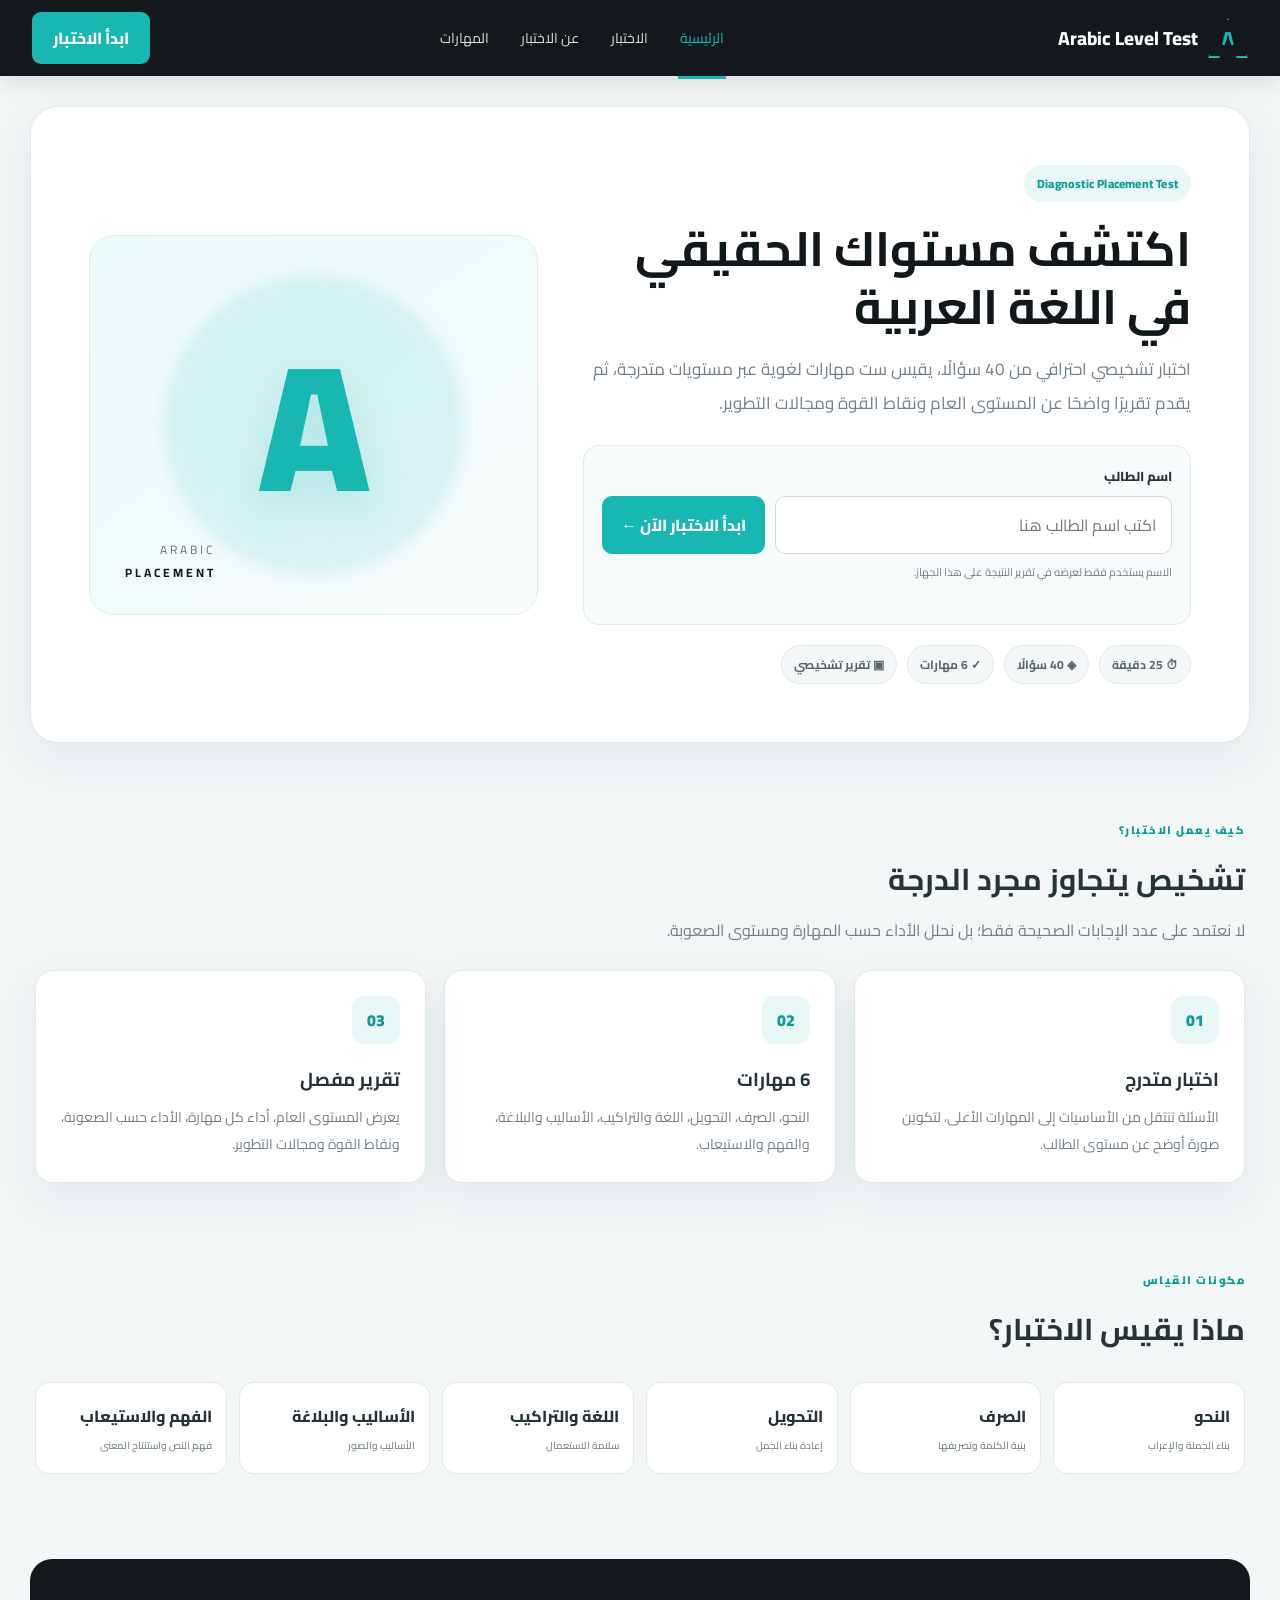
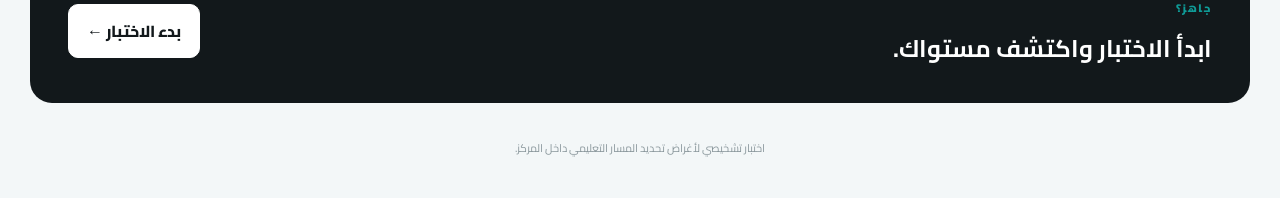
<file: index.html>
<!doctype html>
<html lang="ar" dir="rtl">
<head>
<meta charset="utf-8">
<meta name="viewport" content="width=device-width,initial-scale=1">
<title>اختبار تحديد المستوى | اللغة العربية</title>
<link rel="stylesheet" href="style.css">
</head>
<body>
<header class="topbar">
  <div class="brand"><span class="logo">A</span><span>Arabic Level Test</span></div>
  <nav class="nav">
    <a class="active" href="index.html">الرئيسية</a>
    <a href="test.html">الاختبار</a>
    <a href="#about">عن الاختبار</a>
    <a href="#skills">المهارات</a>
  </nav>
  <button class="top-btn" onclick="startTest()">ابدأ الاختبار</button>
</header>

<main class="page">
<section class="hero">
  <div class="hero-copy">
    <span class="level-chip">Diagnostic Placement Test</span>
    <h1>اكتشف مستواك الحقيقي في اللغة العربية</h1>
    <p>اختبار تشخيصي احترافي من 40 سؤالًا، يقيس ست مهارات لغوية عبر مستويات متدرجة، ثم يقدم تقريرًا واضحًا عن المستوى العام ونقاط القوة ومجالات التطوير.</p>

    <div class="start-card">
      <label for="studentName">اسم الطالب</label>
      <div class="start-row">
        <input id="studentName" type="text" maxlength="80" placeholder="اكتب اسم الطالب هنا" autocomplete="name">
        <button class="btn primary" onclick="startTest()">ابدأ الاختبار الآن ←</button>
      </div>
      <small>الاسم يستخدم فقط لعرضه في تقرير النتيجة على هذا الجهاز.</small>
      <div id="nameError" class="form-error"></div>
    </div>

    <div class="hero-meta">
      <span>⏱ 25 دقيقة</span><span>◈ 40 سؤالًا</span><span>✓ 6 مهارات</span><span>▣ تقرير تشخيصي</span>
    </div>
  </div>
  <div class="hero-art" aria-hidden="true">
    <div class="art-glow"></div>
    <div class="a-mark">A</div>
    <div class="art-label">ARABIC<br><b>PLACEMENT</b></div>
  </div>
</section>

<section class="section" id="about">
  <div class="section-heading"><span class="eyebrow">كيف يعمل الاختبار؟</span><h2>تشخيص يتجاوز مجرد الدرجة</h2><p>لا نعتمد على عدد الإجابات الصحيحة فقط؛ بل نحلل الأداء حسب المهارة ومستوى الصعوبة.</p></div>
  <div class="feature-grid">
    <article class="feature"><div class="icon-box">01</div><h3>اختبار متدرج</h3><p>الأسئلة تنتقل من الأساسيات إلى المهارات الأعلى، لتكوين صورة أوضح عن مستوى الطالب.</p></article>
    <article class="feature"><div class="icon-box">02</div><h3>6 مهارات</h3><p>النحو، الصرف، التحويل، اللغة والتراكيب، الأساليب والبلاغة، والفهم والاستيعاب.</p></article>
    <article class="feature"><div class="icon-box">03</div><h3>تقرير مفصل</h3><p>يعرض المستوى العام، أداء كل مهارة، الأداء حسب الصعوبة، ونقاط القوة ومجالات التطوير.</p></article>
  </div>
</section>

<section class="section" id="skills">
  <div class="section-heading"><span class="eyebrow">مكونات القياس</span><h2>ماذا يقيس الاختبار؟</h2></div>
  <div class="skill-cards">
    <div>النحو <small>بناء الجملة والإعراب</small></div>
    <div>الصرف <small>بنية الكلمة وتصريفها</small></div>
    <div>التحويل <small>إعادة بناء الجمل</small></div>
    <div>اللغة والتراكيب <small>سلامة الاستعمال</small></div>
    <div>الأساليب والبلاغة <small>الأساليب والصور</small></div>
    <div>الفهم والاستيعاب <small>فهم النص واستنتاج المعنى</small></div>
  </div>
</section>

<section class="cta-band">
  <div><span class="eyebrow">جاهز؟</span><h2>ابدأ الاختبار واكتشف مستواك.</h2></div>
  <button class="btn light" onclick="startTest()">بدء الاختبار ←</button>
</section>

<footer class="footer">اختبار تشخيصي لأغراض تحديد المسار التعليمي داخل المركز.</footer>
</main>
<script>
function startTest(){
  const input=document.getElementById('studentName');
  const error=document.getElementById('nameError');
  const name=(input?.value || '').trim();
  if(!name){ error.textContent='يرجى إدخال اسم الطالب قبل بدء الاختبار.'; input?.focus(); return; }
  localStorage.setItem('arabicTestStudent', name);
  localStorage.removeItem('arabicTestAnswers');
  localStorage.removeItem('arabicTestStartedAt');
  location.href='test.html';
}
const saved=localStorage.getItem('arabicTestStudent');
if(saved) document.addEventListener('DOMContentLoaded',()=>{document.getElementById('studentName').value=saved;});
</script>
</body>
</html>
</file>
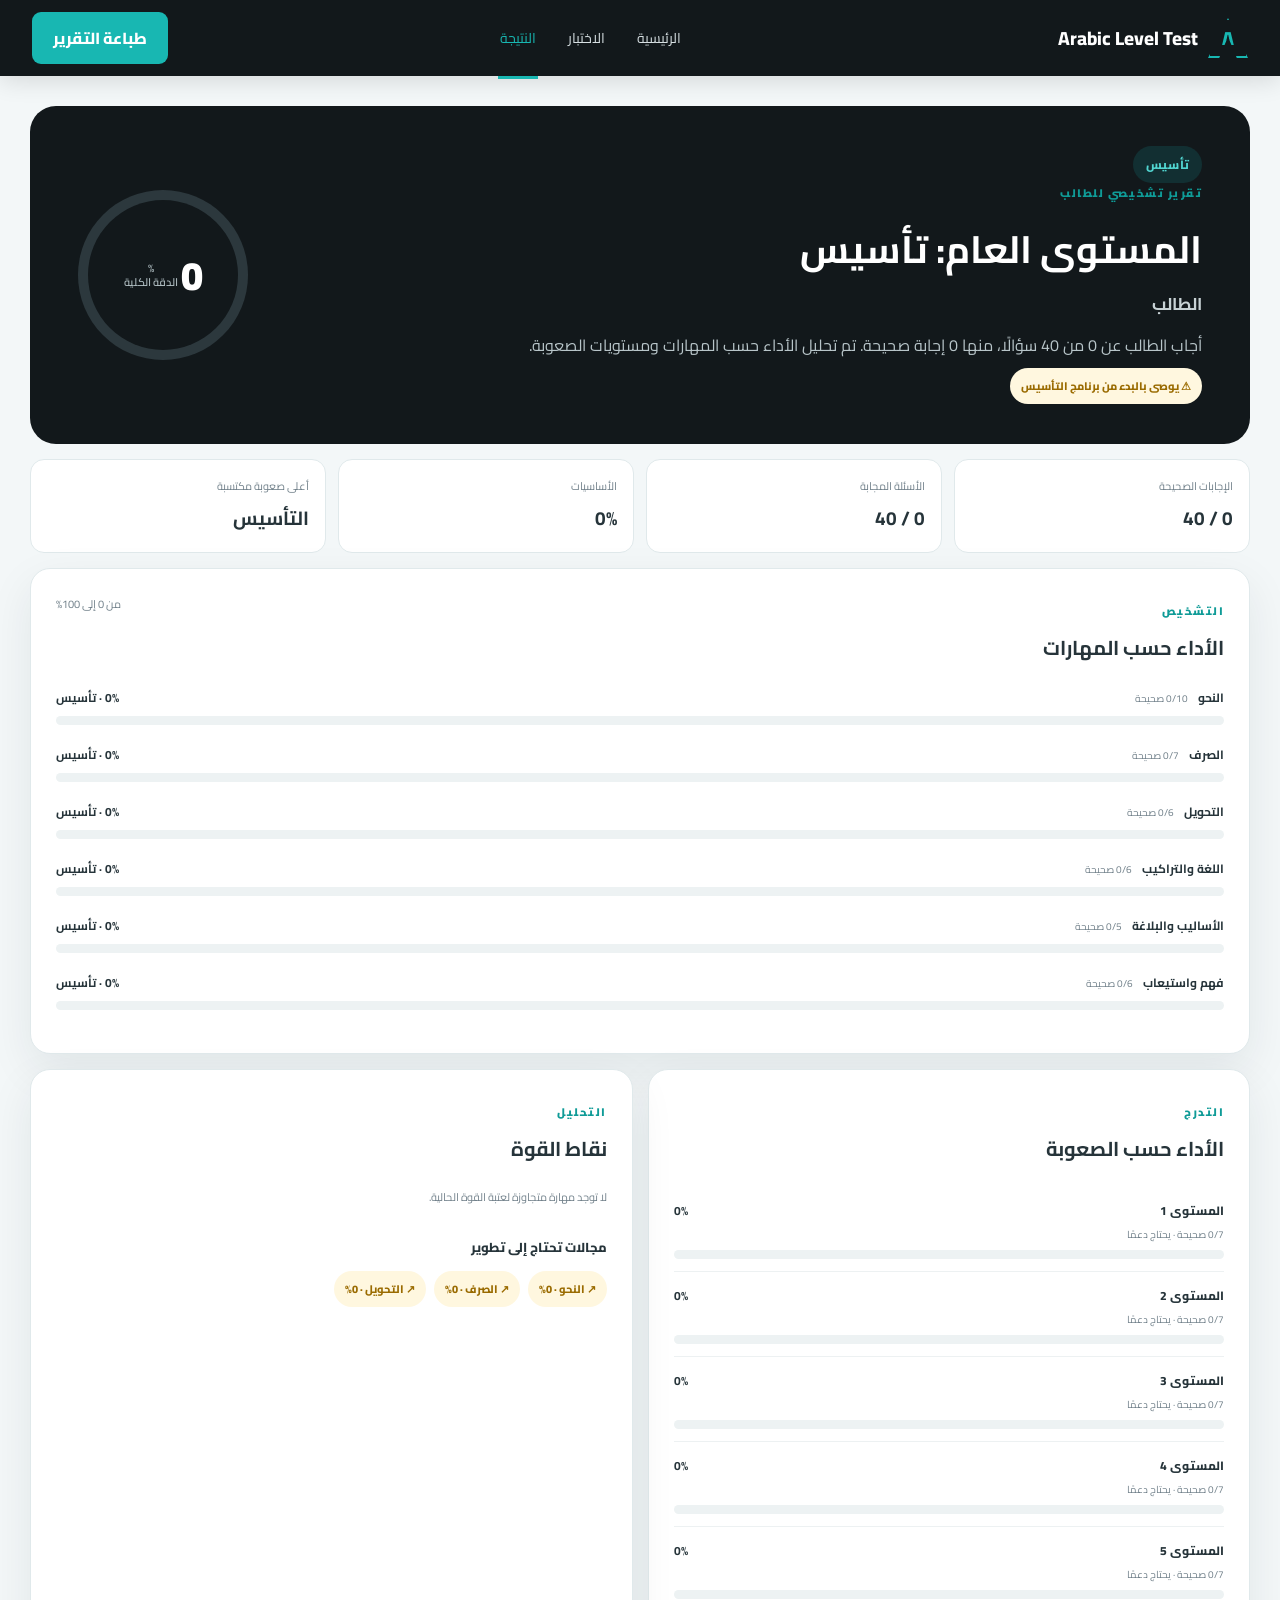
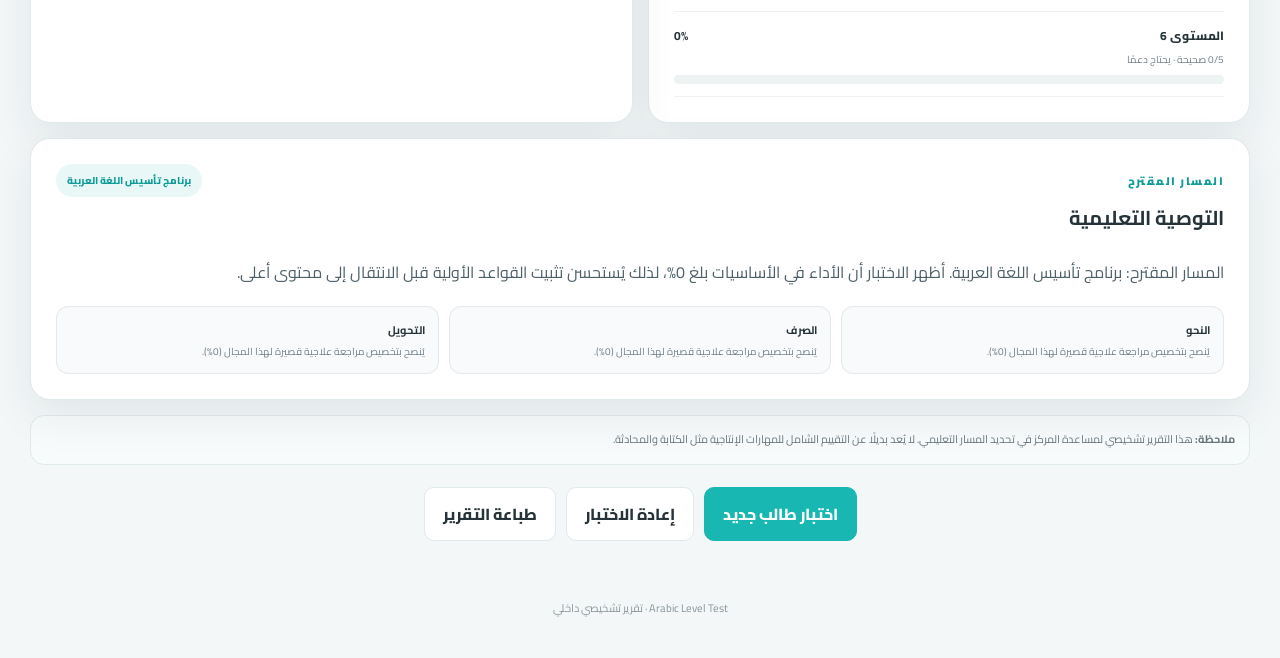
<file: result.html>
<!doctype html>
<html lang="ar" dir="rtl">
<head>
<meta charset="utf-8">
<meta name="viewport" content="width=device-width,initial-scale=1">
<title>تقرير النتيجة | اختبار العربية</title>
<link rel="stylesheet" href="style.css">
</head>
<body>
<header class="topbar no-print">
  <div class="brand"><span class="logo">A</span><span>Arabic Level Test</span></div>
  <nav class="nav"><a href="index.html">الرئيسية</a><a href="test.html">الاختبار</a><a class="active" href="result.html">النتيجة</a></nav>
  <button class="top-btn" onclick="window.print()">طباعة التقرير</button>
</header>

<main class="page result-page">
<section class="result-hero">
  <div>
    <span class="level-chip" id="levelChip">تحليل النتيجة</span>
    <div class="report-kicker">تقرير تشخيصي للطالب</div>
    <h1 id="resultTitle">المستوى العام</h1>
    <h2 id="studentNameResult">—</h2>
    <p id="resultSummary"></p>
    <div id="foundation"></div>
  </div>
  <div class="score-circle" id="scoreCircle"><div class="score-number"><span id="score">0</span><small>%<br>الدقة الكلية</small></div></div>
</section>

<section class="summary-strip">
  <div><small>الإجابات الصحيحة</small><strong id="correctStat">0 / 40</strong></div>
  <div><small>الأسئلة المجابة</small><strong id="answeredStat">0 / 40</strong></div>
  <div><small>الأساسيات</small><strong id="basicStat">0%</strong></div>
  <div><small>أعلى صعوبة مكتسبة</small><strong id="demonstratedStat">—</strong></div>
</section>

<div class="dashboard-grid">
  <section class="result-card wide"><div class="card-heading"><div><span class="eyebrow">التشخيص</span><h2>الأداء حسب المهارات</h2></div><span class="muted">من 0 إلى 100%</span></div><div id="skills"></div></section>

  <section class="result-card"><div class="card-heading"><div><span class="eyebrow">التدرج</span><h2>الأداء حسب الصعوبة</h2></div></div><div id="levels"></div></section>

  <section class="result-card"><div class="card-heading"><div><span class="eyebrow">التحليل</span><h2>نقاط القوة</h2></div></div><div id="strengths" class="pill-list"></div><div class="subheading">مجالات تحتاج إلى تطوير</div><div id="weaknesses" class="pill-list"></div></section>

  <section class="result-card wide recommend">
    <div class="card-heading"><div><span class="eyebrow">المسار المقترح</span><h2>التوصية التعليمية</h2></div><span id="courseBadge" class="course-badge">—</span></div>
    <p id="recommendation"></p>
    <div id="recommendationList" class="recommendation-list"></div>
  </section>
</div>

<section class="report-note"><strong>ملاحظة:</strong> هذا التقرير تشخيصي لمساعدة المركز في تحديد المسار التعليمي. لا يُعد بديلًا عن التقييم الشامل للمهارات الإنتاجية مثل الكتابة والمحادثة.</section>

<div class="print-actions no-print">
  <button class="btn primary" onclick="location.href='index.html'">اختبار طالب جديد</button>
  <button class="btn" onclick="location.href='test.html'">إعادة الاختبار</button>
  <button class="btn" onclick="window.print()">طباعة التقرير</button>
</div>
<footer class="footer">Arabic Level Test · تقرير تشخيصي داخلي</footer>
</main>
<script src="questions.js"></script>
<script src="scoring.js"></script>
<script src="result.js"></script>
</body>
</html>
</file>
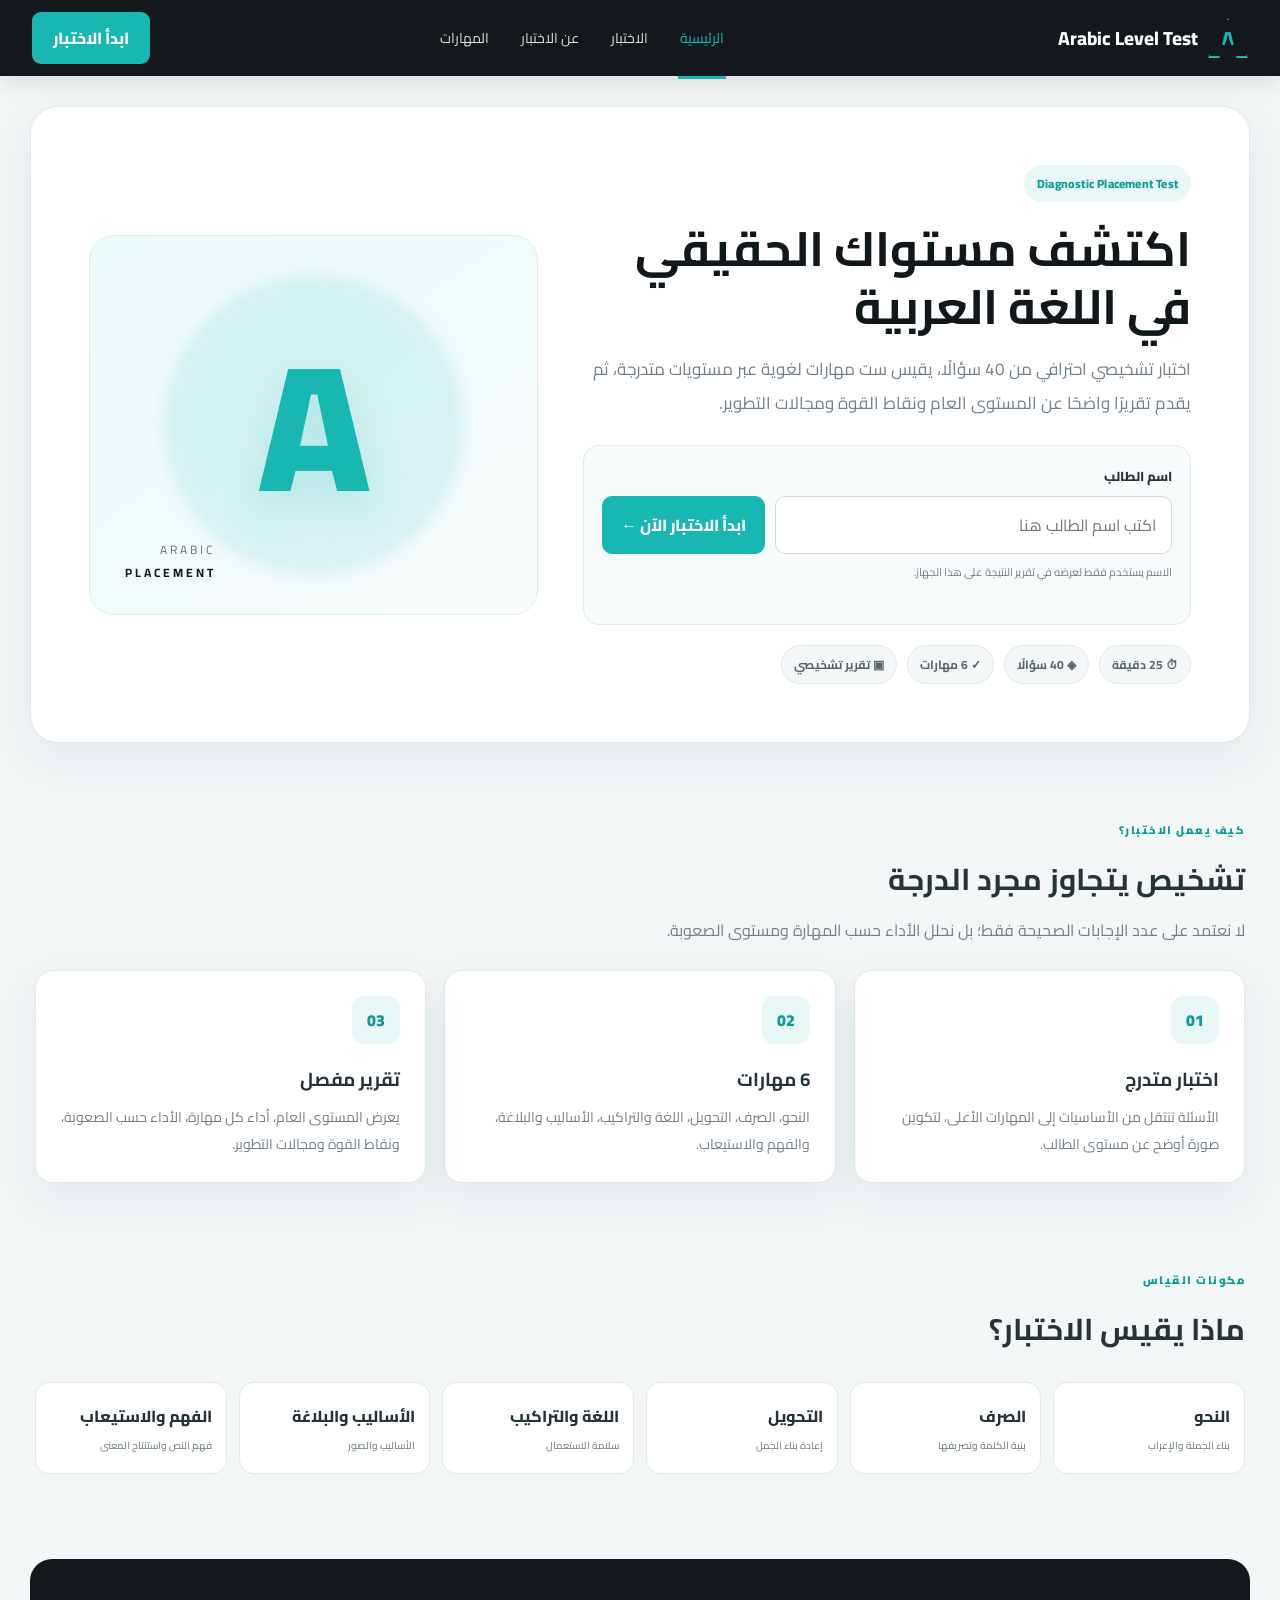
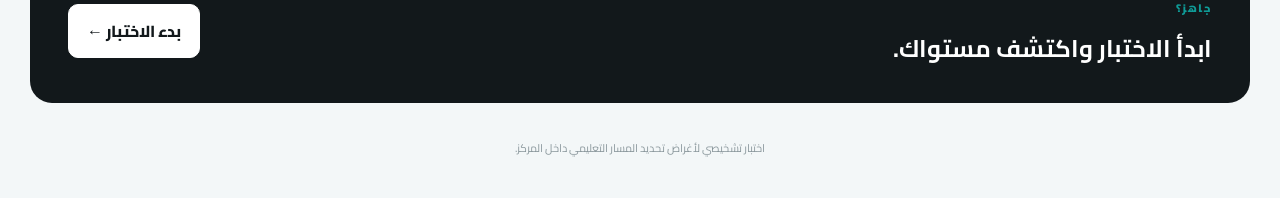
<file: test.html>
<!doctype html>
<html lang="ar" dir="rtl">
<head>
<meta charset="utf-8">
<meta name="viewport" content="width=device-width,initial-scale=1">
<title>الاختبار | تحديد مستوى العربية</title>
<link rel="stylesheet" href="style.css">
</head>
<body class="quiz-page">
<header class="topbar">
  <div class="brand"><span class="logo">A</span><span>Arabic Level Test</span></div>
  <div class="top-student"><span>الطالب</span><strong id="studentNameTop">—</strong></div>
  <button class="top-btn danger-btn" id="finishTop">إنهاء الاختبار</button>
</header>

<main class="page quiz-page-wrap">
<div class="quiz-layout">
<aside class="panel sidebar">
  <div class="sidebar-title"><span class="logo">A</span><div><b>اختبار تحديد المستوى</b><small>اللغة العربية</small></div></div>
  <div class="brand-desc">أجب عن الأسئلة بأفضل ما تستطيع. يمكنك التنقل بين الأسئلة ومراجعة أي سؤال قبل الإنهاء.</div>

  <div class="ring" id="ring"><div class="ring-text" id="ringText">1 / 40</div></div>
  <div class="small-label">التقدم</div>
  <div class="progress-line"><span id="progressBar"></span></div>

  <div class="stat"><span>الوقت المتبقي</span><strong id="timer">25:00</strong></div>
  <div class="stat"><span>تمت الإجابة</span><strong id="answeredCount">0 / 40</strong></div>
  <div class="stat"><span>قيد المراجعة</span><strong id="markedCount">0</strong></div>

  <div class="note"><strong>💡 تذكير</strong><br>لا يوجد خصم على الإجابات الخاطئة. حاول الإجابة عن جميع الأسئلة.</div>
  <a class="exit" href="index.html" id="exitLink">↩ الخروج من الاختبار</a>
</aside>

<section class="quiz-main">
  <div class="quiz-head">
    <div><span class="level-chip">اختبار تشخيصي</span><strong id="questionCounter">السؤال 1 من 40</strong></div>
    <span class="question-type">اختيار من متعدد</span>
  </div>

  <div class="panel main-progress-card"><div class="progress-line"><span id="mainProgress"></span></div></div>

  <div class="question-card" id="questionCard">
    <div class="question-meta"><span id="difficultyLabel">السؤال</span><button class="btn small-btn" id="markBtn">⚑ مراجعة</button></div>
    <div class="question-text" id="questionText"></div>
    <div id="options" class="options"></div>
    <div class="question-actions">
      <button class="btn" id="prevBtn">→ السؤال السابق</button>
      <button class="btn primary" id="nextBtn">السؤال التالي ←</button>
    </div>
  </div>
</section>

<aside class="panel navigator">
  <div class="navigator-head"><h3>قائمة الأسئلة</h3><span id="navStatus">0%</span></div>
  <div class="q-grid" id="qGrid"></div>
  <div class="legend"><div><i class="teal"></i> تمت الإجابة</div><div><i></i> لم تتم الإجابة</div><div><i class="red"></i> للمراجعة</div></div>
  <div class="note centered"><strong>بالتوفيق!</strong><br>كل إجابة تساعد على بناء تشخيص أدق.</div>
</aside>
</div>
</main>

<div class="modal-backdrop" id="finishModal" hidden>
  <div class="modal">
    <span class="modal-icon">✓</span><h2>إنهاء الاختبار؟</h2>
    <p id="finishMessage"></p>
    <div class="modal-actions"><button class="btn" id="cancelFinish">متابعة الاختبار</button><button class="btn primary" id="confirmFinish">عرض النتيجة</button></div>
  </div>
</div>

<script src="questions.js"></script>
<script src="scoring.js"></script>
<script src="quiz.js"></script>
</body>
</html>
</file>
<file: style.css>
@import url("https://fonts.googleapis.com/css2?family=Cairo:wght@400;500;600;700;800&display=swap");
:root{
 --teal:#18b7b2;--teal-dark:#0f9b97;--ink:#12181b;--text:#26343a;--muted:#71808a;
 --line:#e0e9eb;--bg:#f3f7f8;--white:#fff;--soft:#e9f8f7;--success:#1aa876;
 --warning:#c98a00;--danger:#e04a50;--shadow:0 16px 45px rgba(18,40,49,.08);--radius:20px
}
*{box-sizing:border-box}html{scroll-behavior:smooth}body{margin:0;background:var(--bg);color:var(--text);font-family:"Cairo","Segoe UI",Tahoma,Arial,sans-serif}
button,input{font:inherit}button{cursor:pointer}.topbar{height:76px;background:var(--ink);color:#fff;display:flex;align-items:center;padding:0 32px;gap:25px;position:sticky;top:0;z-index:50;box-shadow:0 5px 25px rgba(0,0,0,.12)}
.brand{display:flex;align-items:center;gap:10px;font-weight:800;font-size:19px;min-width:235px}.logo{width:40px;height:40px;display:grid;place-items:center;border:2px solid var(--teal);color:var(--teal);font-weight:900;clip-path:polygon(50% 0,100% 100%,72% 100%,50% 47%,28% 100%,0 100%)}
.nav{display:flex;gap:28px;align-items:center;margin:auto;font-size:14px}.nav a{color:#d7e0e3;text-decoration:none;padding:25px 2px;border-bottom:3px solid transparent}.nav a:hover,.nav a.active{color:var(--teal);border-bottom-color:var(--teal)}
.top-btn{border:0;background:var(--teal);color:#fff;padding:11px 21px;border-radius:9px;font-weight:800}.danger-btn{background:#242e32}.danger-btn:hover{background:#333f44}
.page{max-width:1480px;margin:0 auto;padding:30px}.hero{background:#fff;border:1px solid var(--line);border-radius:28px;box-shadow:var(--shadow);padding:58px;display:grid;grid-template-columns:1.15fr .85fr;gap:45px;align-items:center;overflow:hidden}
.level-chip{display:inline-flex;align-items:center;background:var(--soft);color:var(--teal-dark);padding:7px 13px;border-radius:999px;font-size:12px;font-weight:800;letter-spacing:.2px}.hero h1{font-size:48px;line-height:1.2;margin:18px 0 15px;color:#11181b}.hero p{font-size:17px;line-height:2;color:var(--muted);max-width:720px}
.start-card{margin-top:25px;background:#f7fbfb;border:1px solid #d9eeee;padding:18px;border-radius:16px;max-width:760px}.start-card label{display:block;font-size:13px;font-weight:800;margin-bottom:8px}.start-row{display:flex;gap:10px}.start-card input{flex:1;border:1px solid #ccdadd;background:#fff;border-radius:10px;padding:13px 15px;outline:none}.start-card input:focus{border-color:var(--teal);box-shadow:0 0 0 4px rgba(24,183,178,.1)}.start-card small{display:block;color:var(--muted);margin-top:8px;font-size:11px}.form-error{color:var(--danger);font-size:12px;margin-top:6px;min-height:18px}
.btn{border:1px solid var(--line);background:#fff;color:var(--text);padding:11px 18px;border-radius:10px;font-weight:800;transition:.2s}.btn:hover{transform:translateY(-1px);box-shadow:0 6px 15px rgba(20,40,50,.07)}.btn.primary{background:var(--teal);border-color:var(--teal);color:#fff}.btn.primary:hover{background:var(--teal-dark)}.btn.light{background:#fff;color:var(--ink);border-color:#fff}.small-btn{padding:7px 12px;font-size:12px}
.hero-meta{display:flex;flex-wrap:wrap;gap:10px;margin-top:20px}.hero-meta span{background:#f4f8f9;border:1px solid var(--line);border-radius:999px;padding:7px 12px;font-size:12px;font-weight:700;color:#55656d}
.hero-art{min-height:380px;border-radius:25px;background:linear-gradient(145deg,#edfafa,#f8fbfc);border:1px solid #dbeeee;display:grid;place-items:center;position:relative;overflow:hidden}.art-glow{position:absolute;width:300px;height:300px;background:rgba(24,183,178,.13);border-radius:50%;filter:blur(8px)}.a-mark{font-size:180px;font-weight:900;color:var(--teal);line-height:1;position:relative;text-shadow:0 15px 40px rgba(24,183,178,.2)}.art-label{position:absolute;bottom:30px;left:35px;font-size:12px;letter-spacing:3px;color:#68777e}.art-label b{color:var(--ink)}
.section{padding:70px 5px 10px}.section-heading{margin-bottom:25px}.eyebrow,.report-kicker{color:var(--teal-dark);font-size:11px;font-weight:900;letter-spacing:1.5px;text-transform:uppercase}.section-heading h2{font-size:30px;margin:8px 0}.section-heading p{color:var(--muted);margin:0}
.feature-grid{display:grid;grid-template-columns:repeat(3,1fr);gap:18px}.feature{background:#fff;border:1px solid var(--line);padding:25px;border-radius:18px;box-shadow:var(--shadow)}.icon-box{width:48px;height:48px;display:grid;place-items:center;border-radius:12px;background:var(--soft);color:var(--teal-dark);font-weight:900}.feature h3{margin:18px 0 7px}.feature p{margin:0;color:var(--muted);line-height:1.9;font-size:14px}
.skill-cards{display:grid;grid-template-columns:repeat(6,1fr);gap:12px}.skill-cards div{background:#fff;border:1px solid var(--line);padding:18px 14px;border-radius:14px;font-weight:800}.skill-cards small{display:block;color:var(--muted);font-size:10px;margin-top:5px;font-weight:500}
.cta-band{margin-top:75px;background:var(--ink);color:#fff;border-radius:22px;padding:32px 38px;display:flex;align-items:center;justify-content:space-between}.cta-band h2{margin:5px 0 0}.footer{text-align:center;color:#8a979c;font-size:11px;padding:35px 0 10px}
.panel,.question-card,.result-card{background:#fff;border:1px solid var(--line);border-radius:var(--radius);box-shadow:var(--shadow)}
.quiz-page-wrap{padding-top:25px}.quiz-layout{display:grid;grid-template-columns:250px minmax(0,1fr) 255px;gap:18px;align-items:start}.sidebar,.navigator{padding:22px}.sidebar{position:sticky;top:94px}.sidebar-title{display:flex;align-items:center;gap:10px}.sidebar-title .logo{width:35px;height:35px;font-size:14px}.sidebar-title b{display:block;font-size:14px}.sidebar-title small{display:block;color:var(--muted);font-size:11px}.brand-desc{font-size:12px;color:var(--muted);line-height:1.8;margin:15px 0 20px}.ring{--progress:0deg;width:125px;height:125px;margin:10px auto 5px;border-radius:50%;display:grid;place-items:center;background:conic-gradient(var(--teal) var(--progress),#e9eff0 0);position:relative}.ring:after{content:"";position:absolute;inset:10px;background:#fff;border-radius:50%}.ring-text{position:relative;z-index:1;font-weight:900;font-size:14px}.small-label{text-align:center;color:var(--muted);font-size:11px;margin-bottom:8px}.progress-line{height:7px;background:#eaf0f1;border-radius:99px;overflow:hidden}.progress-line span{display:block;height:100%;background:var(--teal);border-radius:99px;transition:.25s}.stat{display:flex;justify-content:space-between;padding:12px 0;border-bottom:1px solid #edf1f2;font-size:12px}.stat strong{color:var(--ink)}.stat strong.urgent,#timer.urgent{color:var(--danger)}.note{margin-top:18px;padding:13px;border-radius:13px;background:#f4f9fa;color:#66767d;font-size:11px;line-height:1.8}.note strong{color:var(--ink)}.centered{text-align:center}.exit{display:block;color:#68777e;text-decoration:none;text-align:center;font-size:12px;margin-top:20px}.exit:hover{color:var(--danger)}
.top-student{margin-right:auto;display:flex;gap:7px;align-items:center;font-size:12px;color:#aebbc0}.top-student strong{color:#fff}.quiz-head{display:flex;justify-content:space-between;align-items:center;margin-bottom:13px}.quiz-head>div{display:flex;align-items:center;gap:14px}.quiz-head strong{font-size:13px}.question-type{font-size:11px;color:var(--muted)}.main-progress-card{padding:0;overflow:hidden;margin-bottom:14px}.main-progress-card .progress-line{height:6px;border-radius:0}.question-card{padding:25px;min-height:610px}.question-meta{display:flex;justify-content:space-between;align-items:center;color:var(--muted);font-size:12px;border-bottom:1px solid #edf1f2;padding-bottom:15px}.question-text{font-size:24px;line-height:2;margin:35px 8px 28px;color:#172126;font-weight:700}.options{display:grid;gap:12px}.option{width:100%;display:flex;align-items:center;gap:13px;text-align:right;border:1px solid #dce6e8;background:#fff;border-radius:14px;padding:15px 17px;color:#334249;transition:.18s}.option:hover{border-color:#9edbd8;background:#f8fdfd}.option.selected{border-color:var(--teal);background:#eefafa;box-shadow:0 0 0 2px rgba(24,183,178,.08)}.radio{width:28px;height:28px;border:1px solid #ccd8da;border-radius:50%;display:grid;place-items:center;flex:none;font-size:12px;color:#fff}.selected .radio{background:var(--teal);border-color:var(--teal)}.question-actions{display:flex;justify-content:space-between;margin-top:30px;padding-top:20px;border-top:1px solid #edf1f2}.navigator h3{margin:0}.navigator-head{display:flex;justify-content:space-between;align-items:center;margin-bottom:15px}.navigator-head span{font-size:11px;color:var(--teal-dark);font-weight:800}.q-grid{display:grid;grid-template-columns:repeat(5,1fr);gap:7px}.q-num{height:37px;border:1px solid #dce5e7;background:#fff;border-radius:8px;color:#63737a;font-weight:700;font-size:11px}.q-num.answered{background:var(--teal);color:#fff;border-color:var(--teal)}.q-num.current{outline:3px solid rgba(24,183,178,.18)}.q-num.marked{box-shadow:inset 0 -3px 0 var(--danger)}.legend{font-size:10px;color:var(--muted);display:grid;gap:7px;margin-top:18px}.legend div{display:flex;align-items:center;gap:7px}.legend i{width:10px;height:10px;border-radius:3px;background:#fff;border:1px solid #ccd8da}.legend i.teal{background:var(--teal);border-color:var(--teal)}.legend i.red{background:#fff;border-color:#eaa0a3;box-shadow:inset 0 -3px 0 var(--danger)}
.modal-backdrop{position:fixed;inset:0;background:rgba(9,18,22,.55);z-index:100;display:grid;place-items:center;padding:20px}.modal-backdrop[hidden]{display:none}.modal{background:#fff;width:min(480px,100%);border-radius:22px;padding:30px;text-align:center;box-shadow:0 25px 70px rgba(0,0,0,.2)}.modal-icon{width:54px;height:54px;margin:auto;display:grid;place-items:center;border-radius:50%;background:var(--soft);color:var(--teal-dark);font-weight:900}.modal h2{margin:15px 0 7px}.modal p{color:var(--muted);line-height:1.9}.modal-actions{display:flex;gap:10px;justify-content:center;margin-top:22px}
.result-page{padding-top:30px}.result-hero{background:var(--ink);color:#fff;border-radius:26px;padding:40px 48px;display:flex;align-items:center;justify-content:space-between;gap:30px;overflow:hidden;position:relative}.result-hero h1{font-size:38px;margin:10px 0 3px}.result-hero h2{font-size:17px;color:#c8d2d5;margin:0 0 10px}.result-hero p{color:#b8c5c9;line-height:1.9;max-width:700px;margin:8px 0}.result-hero .level-chip{background:rgba(24,183,178,.15);color:#51d5d0}.score-circle{--score:0deg;width:170px;height:170px;border-radius:50%;display:grid;place-items:center;background:conic-gradient(var(--teal) var(--score),#2c383d 0);flex:none;position:relative}.score-circle:after{content:"";position:absolute;inset:10px;border-radius:50%;background:var(--ink)}.score-number{position:relative;z-index:1;font-size:40px;font-weight:900;display:flex;align-items:center;gap:3px}.score-number small{font-size:11px;color:#aebcc0;font-weight:600;line-height:1.3;text-align:center}.report-date{color:#87969b;font-size:10px;margin-top:8px}.summary-strip{display:grid;grid-template-columns:repeat(4,1fr);gap:12px;margin:15px 0}.summary-strip>div{background:#fff;border:1px solid var(--line);border-radius:14px;padding:16px}.summary-strip small{display:block;color:var(--muted);font-size:11px}.summary-strip strong{display:block;font-size:19px;margin-top:4px}.dashboard-grid{display:grid;grid-template-columns:1fr 1fr;gap:15px}.result-card{padding:25px}.result-card.wide{grid-column:1/-1}.card-heading{display:flex;justify-content:space-between;align-items:start;margin-bottom:20px}.card-heading h2{margin:5px 0 0;font-size:20px}.muted{color:var(--muted);font-size:11px}.skill-row{margin:18px 0}.skill-top{display:flex;justify-content:space-between;align-items:end;font-size:12px;margin-bottom:7px}.skill-top span{display:flex;gap:10px;align-items:baseline}.skill-top small{color:var(--muted);font-size:10px}.bar{height:9px;background:#edf2f3;border-radius:99px;overflow:hidden}.bar span{display:block;height:100%;background:var(--teal);border-radius:99px}.level-row{padding:12px 0;border-bottom:1px solid #edf1f2}.level-row>div:first-child{display:flex;justify-content:space-between;font-size:12px;font-weight:800}.level-row small{display:block;color:var(--muted);font-size:10px;margin:3px 0 6px}.pill-list{display:flex;flex-wrap:wrap;gap:8px}.pill{display:inline-flex;align-items:center;background:#eaf8f3;color:#137a5b;padding:8px 11px;border-radius:999px;font-size:11px;font-weight:800}.warning-pill{background:#fff7df;color:#9a6b00}.subheading{font-weight:800;font-size:13px;margin:28px 0 12px}.course-badge{background:var(--soft);color:var(--teal-dark);padding:7px 11px;border-radius:999px;font-size:10px;font-weight:800}.recommend p{color:#4e6068;line-height:2;margin-top:0}.recommendation-list{display:grid;grid-template-columns:repeat(3,1fr);gap:10px;margin-top:18px}.recommendation-list div{border:1px solid var(--line);background:#f8fafb;padding:13px;border-radius:12px}.recommendation-list b{display:block;font-size:11px}.recommendation-list span{display:block;color:var(--muted);font-size:10px;line-height:1.7;margin-top:3px}.report-note{background:#f8fbfb;border:1px solid var(--line);border-radius:14px;padding:14px;color:#68777e;font-size:11px;line-height:1.8;margin-top:15px}.print-actions{display:flex;gap:10px;justify-content:center;margin:22px 0}.no-print{}
@media(max-width:1100px){.quiz-layout{grid-template-columns:220px minmax(0,1fr)}.navigator{grid-column:1/-1;position:static}.q-grid{grid-template-columns:repeat(10,1fr)}.skill-cards{grid-template-columns:repeat(3,1fr)}}
@media(max-width:800px){.topbar{padding:0 15px;height:68px}.nav{display:none}.brand{min-width:auto;font-size:15px}.top-student{display:none}.page{padding:18px}.hero{grid-template-columns:1fr;padding:30px 22px}.hero h1{font-size:35px}.hero-art{min-height:240px}.start-row{flex-direction:column}.feature-grid,.dashboard-grid{grid-template-columns:1fr}.skill-cards{grid-template-columns:repeat(2,1fr)}.quiz-layout{grid-template-columns:1fr}.sidebar{position:static}.navigator{grid-column:auto}.q-grid{grid-template-columns:repeat(8,1fr)}.question-card{min-height:auto}.question-text{font-size:20px}.result-hero{padding:28px;flex-direction:column;align-items:flex-start}.summary-strip{grid-template-columns:repeat(2,1fr)}.recommendation-list{grid-template-columns:1fr}.score-circle{width:145px;height:145px}.cta-band{padding:25px;flex-direction:column;align-items:flex-start;gap:15px}}
@media(max-width:500px){.top-btn{padding:9px 12px;font-size:11px}.hero h1{font-size:29px}.hero p{font-size:14px}.skill-cards{grid-template-columns:1fr}.q-grid{grid-template-columns:repeat(5,1fr)}.question-actions{gap:8px}.question-actions .btn{flex:1;padding:10px 8px;font-size:11px}.summary-strip{grid-template-columns:1fr 1fr}.result-hero h1{font-size:28px}}
@media print{body{background:#fff}.no-print,.topbar,.print-actions{display:none!important}.page{max-width:none;padding:0}.result-hero{border-radius:0;box-shadow:none}.result-card,.summary-strip>div{box-shadow:none}.dashboard-grid{gap:10px}.result-card{break-inside:avoid}.footer{padding-bottom:0}}
</file>
